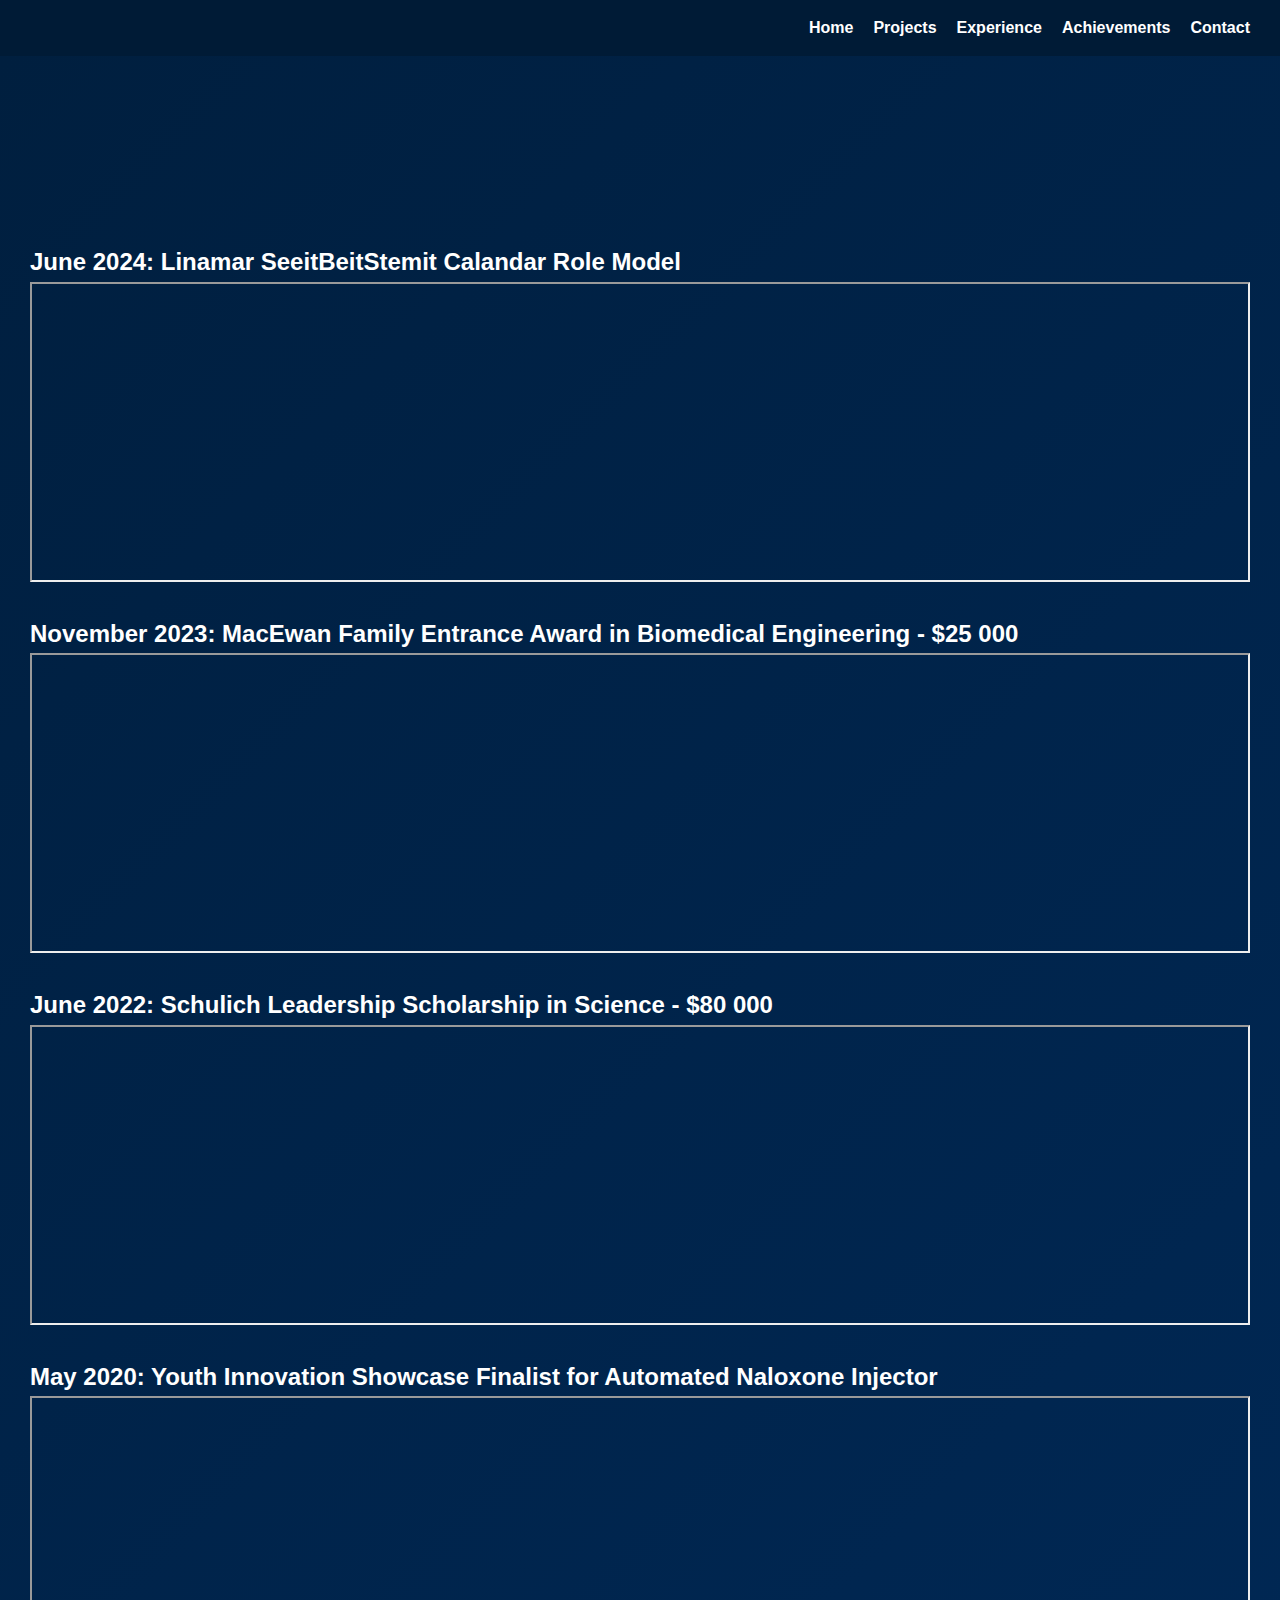
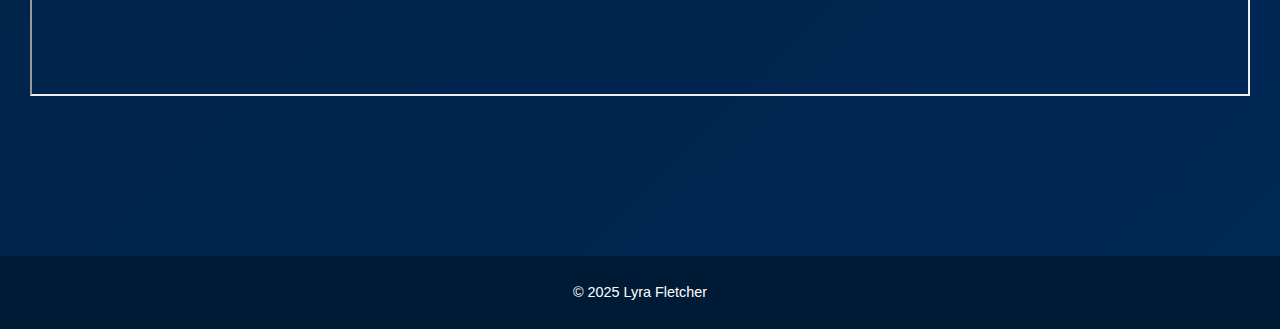
<file: acheivements.html>
<!DOCTYPE html>
<html lang="en">
<head>
    <meta charset="UTF-8">
    <meta name="viewport" content="width=device-width, initial-scale=1.0">
    <title>Portfolio - Achievements</title>
    <link rel="stylesheet" href="styles.css">
</head>
<body>
    <header>
        <nav>
            <ul>
                <li><a href="index.html">Home</a></li>
                <li><a href="projects.html">Projects</a></li>
                <li><a href="experience.html">Experience</a></li>
                <li><a href="acheivements.html">Achievements</a></li>
                <li><a href="contact.html">Contact</a></li>
            </ul>
        </nav>
    </header>
    <main>
        <section class="ach">
            <h1 class="name-slide">Achievments</h1>
            <h2> June 2024: Linamar SeeitBeitStemit Calandar Role Model </h2>
            <iframe src="https://www.seeitbeitstemit.com/get-inspired/meet-lyra-fletcher" width="100%" height="300"></iframe>
            <br><br>
            <h2> November 2023: MacEwan Family Entrance Award in Biomedical Engineering - $25 000 </h2>
            <iframe src="https://bme.ubc.ca/new-ubc-scholarship-the-mcewen-family-entrance-award-represents-the-future-of-biomedical-engineering/" width="100%" height="300"></iframe>
            <br><br>
            <h2> June 2022: Schulich Leadership Scholarship in Science - $80 000 </h2>
            <iframe src="https://give.ubc.ca/news/schulich-scholars-2022/" width="100%" height="300"></iframe>
            <br><br>
            <h2> May 2020: Youth Innovation Showcase Finalist for Automated Naloxone Injector </h2>
            <iframe src="https://www.vicnews.com/news/video-alert-bay-pharmacists-daughter-invents-automated-device-to-prevent-overdose-deaths-72439" width="100%" height="300"></iframe>
            <br><br>
        </section>
    </main>
    <footer>
        <p>&copy; 2025 Lyra Fletcher</p>
    </footer>
</body>
</html>
</file>
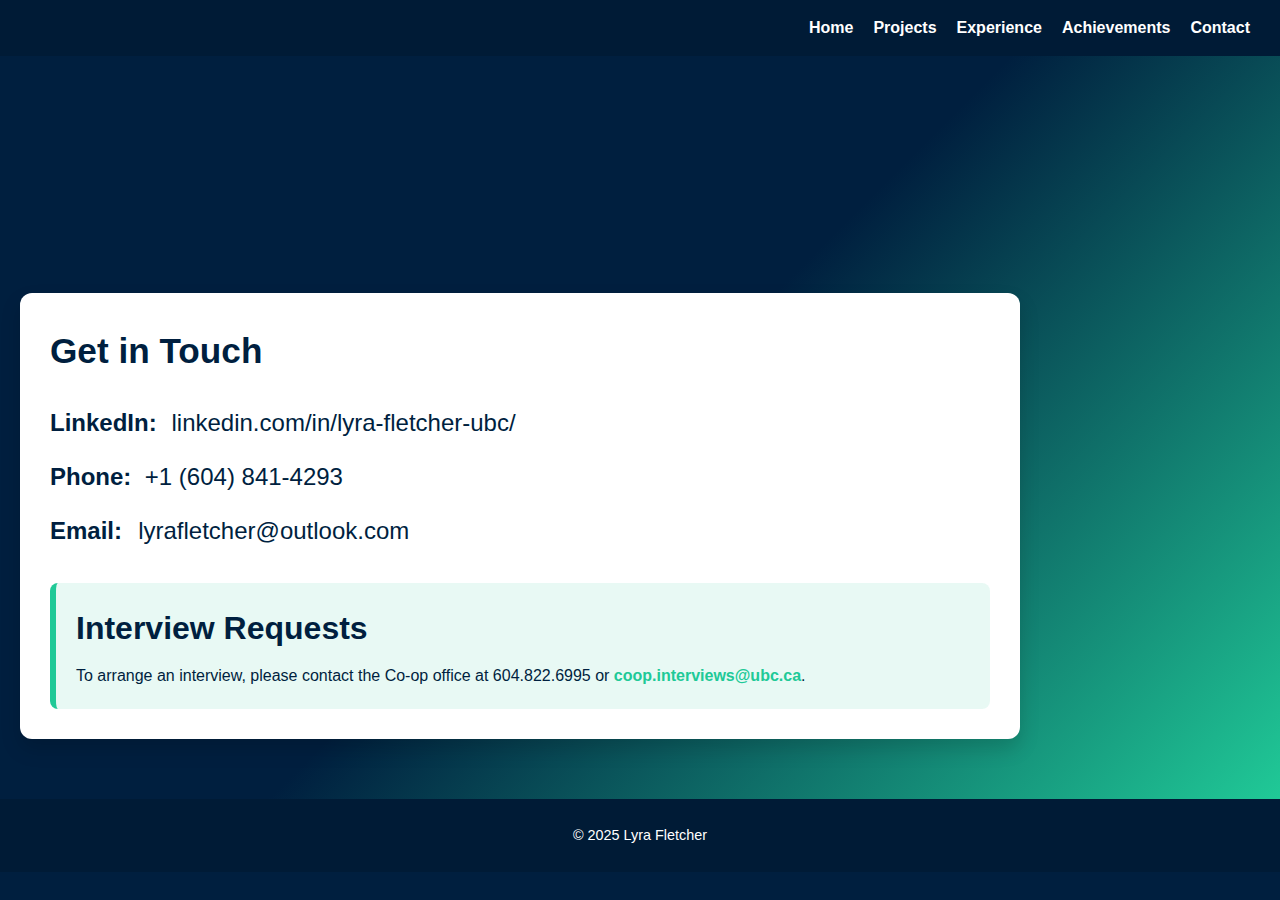
<file: contact.html>
<!DOCTYPE html>
<html lang="en">
<head>
    <meta charset="UTF-8">
    <meta name="viewport" content="width=device-width, initial-scale=1.0">
    <title>Portfolio - Contact</title>
    <link rel="stylesheet" href="styles.css">
</head>
<body>
    <header>
        <nav>
            <ul>
                <li><a href="index.html">Home</a></li>
                <li><a href="projects.html">Projects</a></li>
                <li><a href="experience.html">Experience</a></li>
                <li><a href="acheivements.html">Achievements</a></li>
                <li><a href="contact.html">Contact</a></li>
            </ul>
        </nav>
    </header>
    <main>
        <section class="contact-section">
            <div class="text">
                <h1 class="name-slide">Contact Me</h1>
            </div>
          <div class="contact-card">
            <h1>Get in Touch</h1>

            <div class="contact-details">
              <p>
                <strong>LinkedIn:</strong>&nbsp;&nbsp;&nbsp;&nbsp;&nbsp;&nbsp;&nbsp;
                 <a href="https://www.linkedin.com/in/lyra-fletcher-ubc/" target="_blank" rel="noopener">
                   linkedin.com/in/lyra-fletcher-ubc/</a>
              </p>
              <p>
                <strong>Phone:</strong>&nbsp;&nbsp;&nbsp;
                <a href="tel:+1-604-841-2494">+1 (604) 841-4293</a>
              </p>
              <p>
                <strong>Email:</strong>&nbsp;&nbsp;                <a href="mailto:lyrafletcher@outlook.com">lyrafletcher@outlook.com</a>
              </p>
            </div>

            <div class="interview-note">
              <h2>Interview Requests</h2>
              <p>
              To arrange an interview, please contact the Co-op office at 604.822.6995 or
                <a href="mailto:coop.interviews@ubc.ca">coop.interviews@ubc.ca</a>.
              </p>
            </div>
          </div>
        </section>

    </main>
    <footer>
        <p>&copy; 2025 Lyra Fletcher</p>
    </footer>
</body>
</html>
</file>
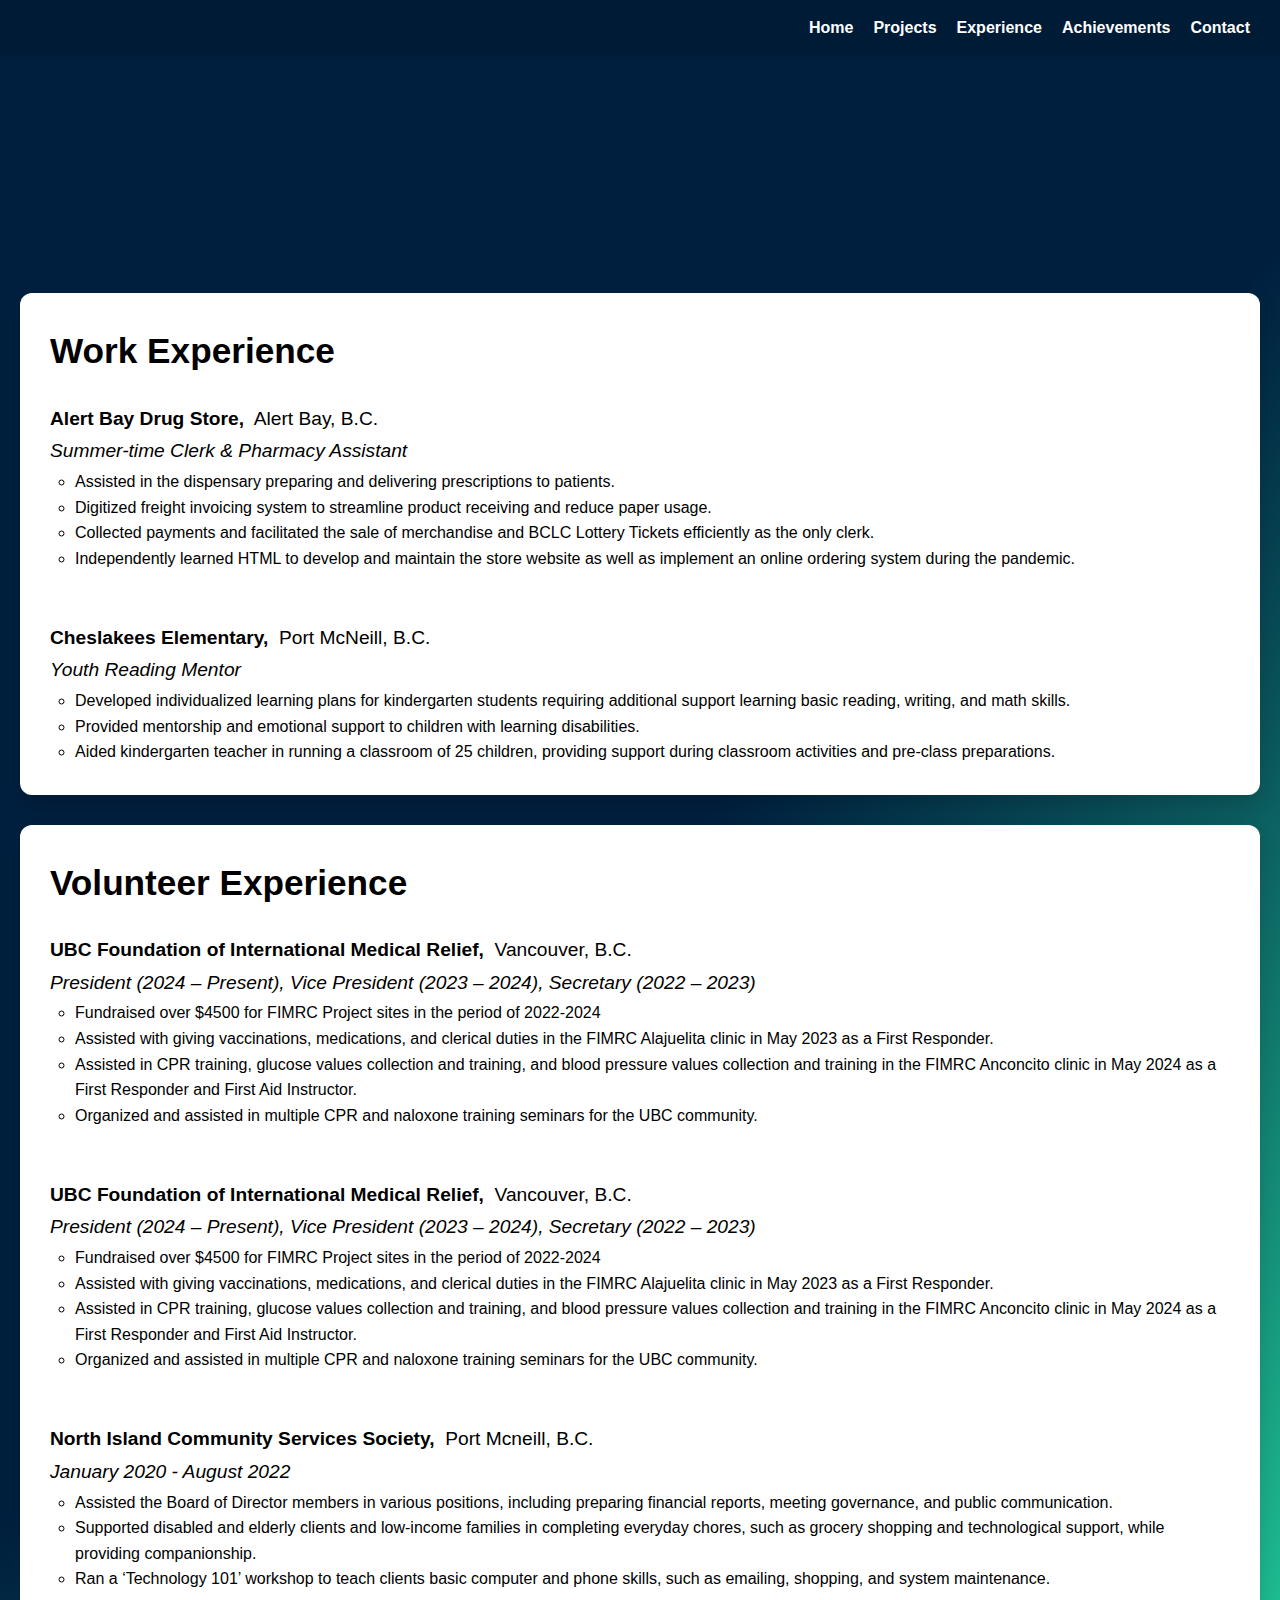
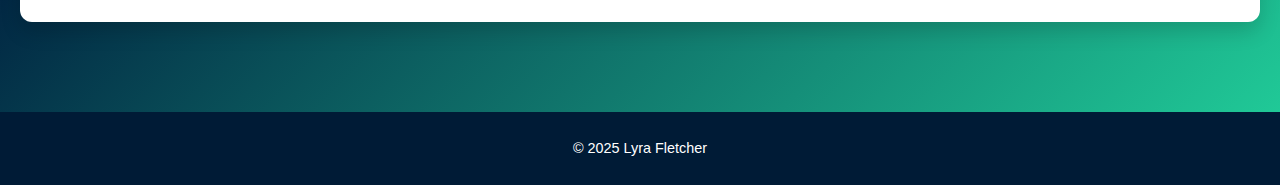
<file: experience.html>
<!DOCTYPE html>
<html lang="en">
<head>
    <meta charset="UTF-8">
    <meta name="viewport" content="width=device-width, initial-scale=1.0">
    <title>Portfolio - Experience</title>
    <link rel="stylesheet" href="styles.css">
</head>
<body>
    <header>
        <nav>
            <ul>
                <li><a href="index.html">Home</a></li>
                <li><a href="projects.html">Projects</a></li>
                <li><a href="experience.html">Experience</a></li>
                <li><a href="acheivements.html">Achievements</a></li>
                <li><a href="contact.html">Contact</a></li>
            </ul>
        </nav>
    </header>
    <main>
        <section class="experience">
            <div class="text">
                <h1 class="name-slide">Experience</h1>
            </div>
          <div class="experience-card">
            <h1>Work Experience</h1>

            <div class="experience-details">
                <p><b>Alert Bay Drug Store,</b>&nbsp; Alert Bay, B.C.</p>
                <p><i>Summer-time Clerk & Pharmacy Assistant</i></p>
                <ul style="list-style-type: circle;">
                  <li>Assisted in the dispensary preparing and delivering prescriptions to patients.</li>
                  <li>Digitized freight invoicing system to streamline product receiving and reduce paper usage.</li>
                  <li>Collected payments and facilitated the sale of merchandise and BCLC Lottery Tickets efficiently as the only clerk.</li>
                  <li>Independently learned HTML to develop and maintain the store website as well as implement an online ordering system during the pandemic.</li>
                  <br><br>
                </ul>
            </div>
            
            <div class="experience-details">
                <p><b>Cheslakees Elementary,</b>&nbsp; Port McNeill, B.C.</p>
                <p><i>Youth Reading Mentor</i></p>
                <ul style="list-style-type: circle;">
                  <li>Developed individualized learning plans for kindergarten students requiring additional support learning basic reading, writing, and math skills.</li>
                  <li>Provided mentorship and emotional support to children with learning disabilities.</li>
                  <li>Aided kindergarten teacher in running a classroom of 25 children, providing support during classroom activities and pre-class preparations.</li>
                </ul>
            </div>

          </div>
          
          <div class="experience-card">
            <h1>Volunteer Experience</h1>

            <div class="experience-details">
                <p><b>UBC Foundation of International Medical Relief,</b>&nbsp; Vancouver, B.C.</p>
                <p><i>President (2024 – Present), Vice President (2023 – 2024), Secretary (2022 – 2023)</i></p>
                <ul style="list-style-type: circle;">
                  <li>Fundraised over $4500 for FIMRC Project sites in the period of 2022-2024</li>
                  <li>Assisted with giving vaccinations, medications, and clerical duties in the FIMRC Alajuelita clinic in May 2023 as a First Responder.</li>
                  <li>Assisted in CPR training, glucose values collection and training, and blood pressure values collection and training in the FIMRC Anconcito clinic in May 2024 as a First Responder and First Aid Instructor.</li>
                  <li>Organized and assisted in multiple CPR and naloxone training seminars for the UBC community.</li>
                  <br><br>
                </ul>
                </div>
            
            <div class="experience-details">
                <p><b>UBC Foundation of International Medical Relief,</b>&nbsp; Vancouver, B.C.</p>
                <p><i>President (2024 – Present), Vice President (2023 – 2024), Secretary (2022 – 2023)</i></p>
                <ul style="list-style-type: circle;">
                  <li>Fundraised over $4500 for FIMRC Project sites in the period of 2022-2024</li>
                  <li>Assisted with giving vaccinations, medications, and clerical duties in the FIMRC Alajuelita clinic in May 2023 as a First Responder.</li>
                  <li>Assisted in CPR training, glucose values collection and training, and blood pressure values collection and training in the FIMRC Anconcito clinic in May 2024 as a First Responder and First Aid Instructor.</li>
                  <li>Organized and assisted in multiple CPR and naloxone training seminars for the UBC community.</li>
                  <br><br>
                </ul>
                </div>
                
                <div class="experience-details">
                    <p><b>North Island Community Services Society,</b>&nbsp; Port Mcneill, B.C.</p>
                    <p><i>January 2020 - August 2022</i></p>
                    <ul style="list-style-type: circle;">
                      <li>Assisted the Board of Director members in various positions, including preparing financial reports, meeting governance, and public communication.</li>
                      <li>Supported disabled and elderly clients and low-income families in completing everyday chores, such as grocery shopping and technological support, while providing companionship.</li>
                      <li>Ran a ‘Technology 101’ workshop to teach clients basic computer and phone skills, such as emailing, shopping, and system maintenance.</li>
                    </ul>
              
            </div>
        </section>

    </main>
    <footer>
        <p>&copy; 2025 Lyra Fletcher</p>
    </footer>
</body>
</html>
</file>
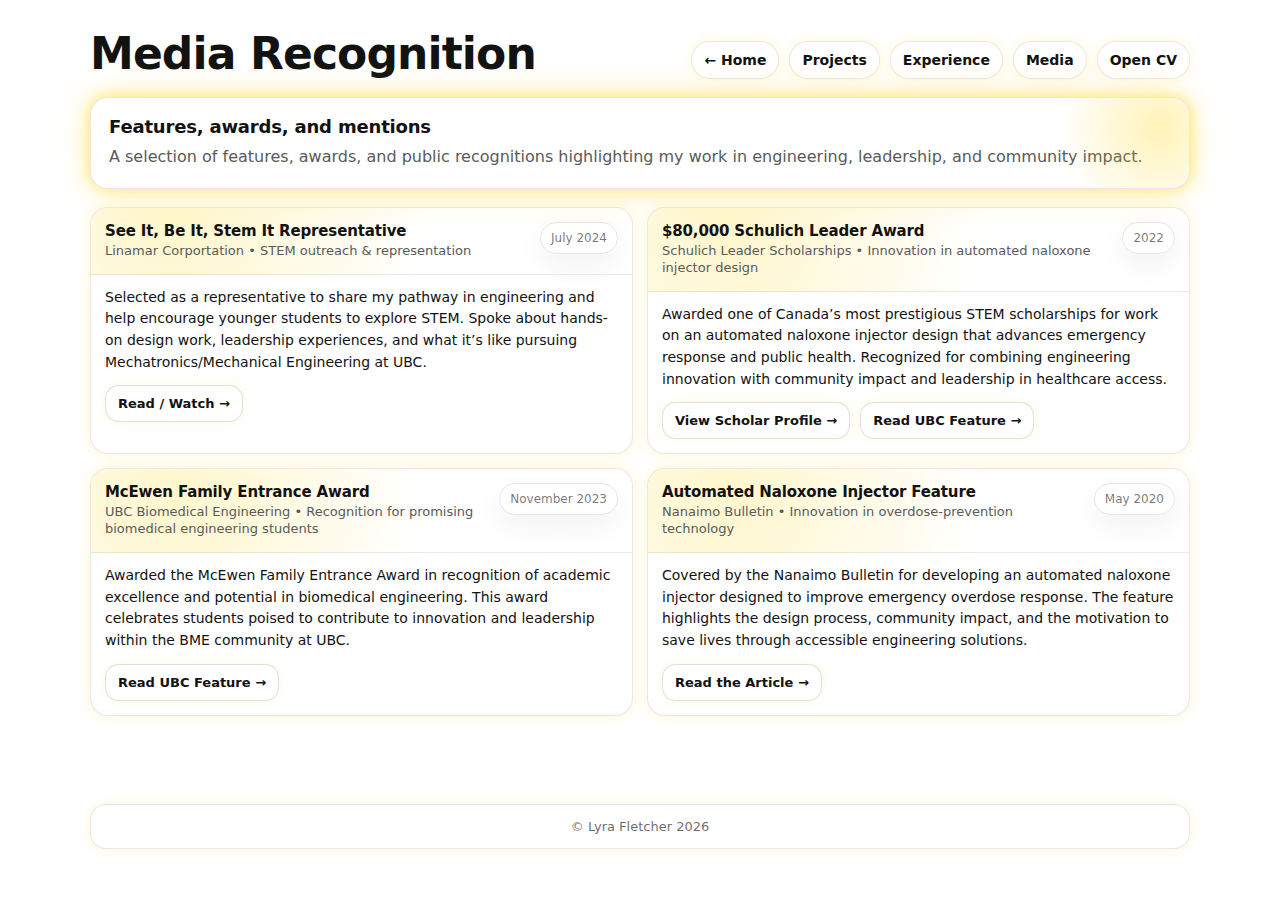
<file: media.html>
<!doctype html>
<html lang="en">
<head>
  <meta charset="utf-8" />
  <meta name="viewport" content="width=device-width, initial-scale=1" />
  <title>Lyra Fletcher | Media Recognition</title>

  <style>
    :root{
      --bg:#fff; --text:#121212; --muted:#5a5a5a;
      --accent:#ffd400; --accentSoft: rgba(255, 212, 0, 0.28);
      --border: rgba(0,0,0,0.09);
      --shadowGlow: 0 0 0.9rem rgba(255, 212, 0, 0.55), 0 0 2.4rem rgba(255, 212, 0, 0.25);
      --shadowSoft: 0 10px 30px rgba(0,0,0,0.06);
      --radius: 18px;
    }
    *{box-sizing:border-box}
    body{
      margin:0; background:var(--bg); color:var(--text);
      font-family: ui-sans-serif, system-ui, -apple-system, Segoe UI, Roboto, Helvetica, Arial;
    }
    .wrap{ width:min(1100px, 92vw); margin:0 auto; padding:28px 0 60px; }

    header{
      display:flex; align-items:flex-end; justify-content:space-between; gap:16px; margin-bottom:18px;
    }
    .name{ margin:0; font-size:clamp(28px,4.5vw,44px); letter-spacing:-0.02em; }
    .toplinks{ display:flex; gap:10px; flex-wrap:wrap; justify-content:flex-end; }
    .pill{
      display:inline-flex; align-items:center; gap:8px;
      padding:10px 12px; border-radius:999px; border:1px solid var(--border);
      text-decoration:none; color:var(--text); background:#fff;
      box-shadow: 0 0 0.7rem rgba(255, 212, 0, 0.18);
      transition: transform .15s ease, box-shadow .15s ease;
      font-weight:600; font-size:14px;
    }
    .pill:hover{ transform:translateY(-1px); box-shadow:var(--shadowGlow); }

    @media (max-width: 860px){
      header{ align-items:flex-start; flex-direction:column; }
      .toplinks{ justify-content:flex-start; }
    }

    .hero{
      border:1px solid var(--border);
      border-radius:var(--radius);
      background:#fff;
      box-shadow: var(--shadowGlow);
      padding:18px;
      position:relative;
      overflow:hidden;
      margin-bottom:18px;
    }
    .hero::before{
      content:"";
      position:absolute;
      inset:-80px -80px auto auto;
      width:220px; height:220px;
      background: radial-gradient(circle, var(--accentSoft), transparent 65%);
      filter: blur(2px);
      pointer-events:none;
    }
    .hero h2{ margin:0 0 8px 0; font-size:18px; letter-spacing:-0.01em; }
    .hero p{ margin:0; color:var(--muted); line-height:1.55; }

    .list{
      display:grid;
      gap:14px;
      grid-template-columns: 1fr 1fr;
    }
    @media (max-width: 900px){ .list{ grid-template-columns: 1fr; } }

    .item{
      border:1px solid var(--border);
      border-radius:var(--radius);
      background:#fff;
      box-shadow: 0 0 0.8rem rgba(255, 212, 0, 0.20);
      overflow:hidden;
      display:flex;
      flex-direction:column;
    }
    .itemTop{
      padding:14px;
      border-bottom:1px solid rgba(0,0,0,0.08);
      background: radial-gradient(circle at 15% 30%, rgba(255, 212, 0, 0.20), transparent 55%), #fff;
      display:flex;
      align-items:flex-start;
      justify-content:space-between;
      gap:12px;
    }
    .title{ margin:0; font-size:15px; letter-spacing:-0.01em; }
    .source{ margin:3px 0 0 0; color:var(--muted); font-size:13px; line-height:1.3; }
    .date{
      font-size:12px;
      color:rgba(0,0,0,0.55);
      border:1px solid rgba(0,0,0,0.10);
      padding:8px 10px;
      border-radius:999px;
      height:fit-content;
      box-shadow: var(--shadowSoft);
      white-space:nowrap;
    }
    .itemBody{ padding:12px 14px 14px; }
    .itemBody p{ margin:0; color:var(--text); line-height:1.55; font-size:14px; }
    .actions{ margin-top:12px; display:flex; gap:10px; flex-wrap:wrap; }
    .linkBtn{
      display:inline-flex;
      align-items:center;
      justify-content:center;
      padding:10px 12px;
      border-radius:14px;
      border:1px solid rgba(0,0,0,0.12);
      background:#fff;
      color:var(--text);
      text-decoration:none;
      font-weight:700;
      box-shadow: 0 0 0.6rem rgba(255, 212, 0, 0.14);
      transition: transform .15s ease, box-shadow .15s ease;
      font-size:13px;
    }
    .linkBtn:hover{ transform: translateY(-1px); box-shadow: var(--shadowGlow); }
    .site-footer{
      width: min(1100px, 92vw);
      margin: 28px auto 0;
      padding: 14px 16px;
      text-align: center;
      color: rgba(0,0,0,0.60);
      font-size: 13px;
      border: 1px solid rgba(0,0,0,0.09);
      border-radius: 16px;
      background: #fff;
      box-shadow: 0 0 0.7rem rgba(255, 212, 0, 0.18);
    }
  </style>
</head>

<body>
  <div class="wrap">
    <header>
      <h1 class="name">Media Recognition</h1>
      <nav class="toplinks" aria-label="Top links">
        <a class="pill" href="index.html">← Home</a>
        <a class="pill" href="main.html">Projects</a>
        <a class="pill" href="experience.html">Experience</a>
        <a class="pill" href="media.html">Media</a>
        <a class="pill" href="./Lyra_Fletcher_CV_2026.pdf" target="_blank" rel="noopener">Open CV</a>
      </nav>
    </header>

    <section class="hero" aria-label="Media intro">
      <h2>Features, awards, and mentions</h2>
      <p>
        A selection of features, awards, and public recognitions highlighting my work in engineering, leadership, and community impact.
      </p>

    </section>

    <section class="list" aria-label="Media cards">

      <article class="item">
        <div class="itemTop">
          <div>
            <h3 class="title">See It, Be It, Stem It Representative</h3>
            <p class="source">Linamar Corportation • STEM outreach & representation</p>
          </div>
          <div class="date">July 2024</div>
        </div>
        <div class="itemBody">
          <p>
          Selected as a representative to share my pathway in engineering and help encourage younger students to explore STEM.
                Spoke about hands-on design work, leadership experiences, and what it’s like pursuing Mechatronics/Mechanical Engineering at UBC.
          </p>
          <div class="actions">
              <a class="linkBtn" href="https://www.seeitbeitstemit.com/2025lyra-fletcher" target="_blank" rel="noopener">
                      Read / Watch →
                    </a>
          </div>
        </div>
      </article>

      <article class="item">
        <div class="itemTop">
          <div>
            <h3 class="title">$80,000 Schulich Leader Award</h3>
            <p class="source">Schulich Leader Scholarships • Innovation in automated naloxone injector design</p>
          </div>
          <div class="date">2022</div>
        </div>
        <div class="itemBody">
          <p>
            Awarded one of Canada’s most prestigious STEM scholarships for work on an automated naloxone injector design that advances emergency response and public health.
            Recognized for combining engineering innovation with community impact and leadership in healthcare access.
          </p>
          <div class="actions">
            <a class="linkBtn" href="https://schulichleaders.com/scholars/lyra-fletcher/" target="_blank" rel="noopener">
              View Scholar Profile →
            </a>
            <a class="linkBtn" href="https://give.ubc.ca/news/schulich-scholars-2022/" target="_blank" rel="noopener">
              Read UBC Feature →
            </a>
          </div>
        </div>
      </article>
      
      <article class="item">
        <div class="itemTop">
          <div>
            <h3 class="title">McEwen Family Entrance Award</h3>
            <p class="source">UBC Biomedical Engineering • Recognition for promising biomedical engineering students</p>
          </div>
          <div class="date">November 2023</div>
        </div>
        <div class="itemBody">
          <p>
            Awarded the McEwen Family Entrance Award in recognition of academic excellence and potential in biomedical engineering.
            This award celebrates students poised to contribute to innovation and leadership within the BME community at UBC.
          </p>
          <div class="actions">
            <a class="linkBtn" href="https://bme.ubc.ca/new-ubc-scholarship-the-mcewen-family-entrance-award-represents-the-future-of-biomedical-engineering/" target="_blank" rel="noopener">
              Read UBC Feature →
            </a>
          </div>
        </div>
      </article>


      <article class="item">
        <div class="itemTop">
          <div>
            <h3 class="title">Automated Naloxone Injector Feature</h3>
            <p class="source">Nanaimo Bulletin • Innovation in overdose-prevention technology</p>
          </div>
          <div class="date">May 2020</div>
        </div>
        <div class="itemBody">
          <p>
            Covered by the Nanaimo Bulletin for developing an automated naloxone injector designed to improve emergency overdose response.
            The feature highlights the design process, community impact, and the motivation to save lives through accessible engineering solutions.
          </p>
          <div class="actions">
            <a class="linkBtn" href="https://nanaimobulletin.com/2020/06/12/video-alert-bay-pharmacists-daughter-invents-automated-device-to-prevent-overdose-deaths/" target="_blank" rel="noopener">
              Read the Article →
            </a>
          </div>
        </div>
      </article>
      
      
    </section>
  </div>
  <footer class="site-footer">© Lyra Fletcher 2026</footer>
</body>
</html>
</file>
<file: styles.css>
/* General Reset */
* {
    margin: 0;
    padding: 0;
    box-sizing: border-box;
}

/* Body Styling */
body {
    font-family: 'Poppins', sans-serif;
    color: #ffffff; /* White text */
    background-color: #001f3f; /* Navy blue background */
    margin: 0;
    padding: 0;
    line-height: 1.6;
}

/* Header */
header {
    background-color: #001b36; /* Same navy background */
    color: #ffffff; /* White text */
    padding: 15px 20px;
}

header nav ul {
    display: flex;
    justify-content: flex-end;
    list-style: none;
}

header nav ul li {
    margin: 0 10px;
}

header nav ul li a {
    color: #ffffff; /* White text for links */
    text-decoration: none;
    font-weight: bold;
    transition: color 0.3s;
}

header nav ul li a:hover {
    color: #94d2bd; /* Accent teal on hover */
}





/* Opening Section */
.opening {
    padding: 30px;
    display: flex;
    text-align: center;
    justify-content: space-between; /* Space between text and image */
    height: 100vh;
    background: linear-gradient(135deg, #001f3f, #002855); /* Navy gradient */
    color: #ffffff; /* White text */
}

.opening .text {
    flex: 1;
    padding: 10px;
    text-align: left;
}

.opening .text h1 {
    font-size: 6rem;
    margin-bottom: 0.25rem;
}

.opening .text h2 {
    font-size: 2rem;
    margin-bottom: 0.15rem;
}

.opening .text p {
    font-size: 1.5rem;
    margin-bottom: 1rem;
}


.second-line {
    display: inline-block;
    margin-top: 20px; /* Adds 30px of space above the second paragraph */
}
.third-line {
    display: inline-block;
    margin-bottom: 20px; /* Adds 30px of space above the second paragraph */
}

/* Button Section (below text) */
.opening .text .button-container {
    display: flex;
    justify-content: left; /* Center the button horizontally */
    width: 100%; /* Full width to allow centering */
    margin-top: 30px; /* Optional, adjust space from text */
}

/* Style for the button */
.opening .cta-btn {
    display: inline-block;
    background: #ffffff; /* White button background */
    color: #001f3f; /* Navy blue text for the button */
    padding: 5px 20px;
    font-size: 2rem;
    font-weight: bold;
    border-radius: 10px;
    text-decoration: none;
    text-align: center; /* Center the button horizontally */
    transition: background 0.3s;
    margin-right: 30px;
}

/* Hover effect for the button */
.opening .cta-btn:hover {
    background: #94d2bd; /* Teal hover effect */
    color: #001f3f;
}

/* Image Section */
.opening .image {
    flex: 1;
    display: flex; /* Ensures proper centering of the image */
    justify-content: center;
    align-items: center;
    margin: 10px 30px 30px 30px;
    width: 30%; /* Width relative to the screen */
    aspect-ratio: 3 / 2; /* Makes the container naturally oval-shaped */
    border-radius: 50%; /* Creates an oval */
    overflow: hidden; /* Ensures the image fits inside the container */
    box-shadow: 15px 15px 30px 2px rgba(148, 210, 189, 0.7); /* Teal shadow */
    background: url('150 BTS 2025 STEM Calendar.jpg') no-repeat center center;
    background-size: cover; /* Ensures the image fills the container without distortion */
}

/* Footer */
footer {
        background: #001b36; /* navy background */
        color: #ffffff; /* White text */
        text-align: center; /* Center the text */
        padding: 20px 0px; /* Add padding to top and bottom */
        font-size: 0.9rem;
        width: 100%; /* Ensure it takes up the full width of the page */
        margin: 0; /* Remove any default margin */
        position: relative; /* Ensures it stays in regular flow */
}

footer p {
    text-align: center;
    margin: 0; /* Ensures no extra margin around the text */
    padding: 5px 5px; /* Add padding to top and bottom */
}

/* Responsive Adjustments */
@media (max-width: 768px) {
    .opening .text, .about, .about .statement {
        flex-direction: column; /* Stacks text and image vertically */
    }

    .opening .text, .about{
        width: 100%; /* Adjust to full width */
        height: auto; /* Scale height proportionally */
    }

    .opening .image {
        width: 40%; /* Slightly smaller width for smaller screens */
        aspect-ratio: 1 / 1; /* Adjust aspect ratio for smaller devices */
    }
}

@media (max-width: 480px) {
    .opening .image {
        width: 50%; /* Further reduce the size on very small screens */
        aspect-ratio: 1 / 1; /* Square shape for smaller screens */
    }
}

.custom-highlight {
    background-color: rgba(148, 210, 189, 0.7); /* Teal color */
    color: white; /* Navy text */
    padding: 2px; /* Optional: Add some padding */
    border-radius: 4px; /* Optional: Rounded corners */
}

/* Name slide-in animation */
.name-slide {
    font-size: 4rem; /* Adjust size as needed */
    font-weight: bold;
    opacity: 0; /* Start invisible */
    transform: translateX(-100%); /* Start off-screen to the left */
    animation: slide-in 1s ease-out forwards; /* Slide in smoothly */
}

/* Keyframes for sliding animation */
@keyframes slide-in {
    0% {
        opacity: 0;
        transform: translateX(-100%); /* Off-screen */
    }
    50% {
        opacity: 1;
    }
    100% {
        opacity: 1;
        transform: translateX(0); /* Fully visible */
    }
}






/* About Section */
.about {
    position: relative:
    padding: 10px;
    display: flex;
    justify-content: space-between; /* Space between text and image */
    height: 50vh;
    background: #00264e;
    color: white; /* navy text */
}

/* Button Section (below text) */
.about .border-container {
    width: 100%; /* Full width to allow centering */
    margin: 10px; /* Optional, adjust space from text */
    outline: 5px solid white;
    border-radius: 10px;
    box-shadow: 0px 0px 30px 5px rgba(255, 255, 255, 0.8); /* Teal shadow */
}

.about h1 {
    font-size: 4rem;
    margin-left: 1rem;
    margin-bottom: 0.1rem;
    color: rgba(148, 210, 189, 0.85);
    width: 100%;
}

.about h2 {
    font-size: 2.5rem;
    margin-bottom: 0.1rem;
    color: #94d2bd;
    width: 100%;
}

.about p {
    font-size: 1.5rem;
    margin-bottom: 0.15rem;
    color: white;

}

.about .statement {
    text-align: center; /* Centers the paragraph */
    margin-top: 20px; /* Adds space between the heading and the paragraph */
    
}

mark.teal {
    color:#94d2bd;
    background: none;
}




/* Achievement Section */
.ach {
    position: relative:
    text-align: left;
    padding: 30px;
    justify-content: space-between; /* Space between text and image */
    height: 200vh;
    background: linear-gradient(135deg, #001f3f, #002855); /* Navy gradient */
    color: #ffffff; /* White text */
}

.ach h1 {
    font-size: 6rem;
    margin-bottom: 0.25rem;
}

ach h2 {
    font-size: 3rem;
    margin-bottom: 3rem;
}

.ach p {
    font-size: 1.5rem;
    margin-bottom: 1rem;
}







/* Project Section */
.proj {
    display: flex;
    gap: 0px;
    justify-content: space-between; /* Space between text and image */
    height: 65vh;
    background: #001f3f ; /* Navy gradient */
    color: #ffffff; /* White text */
    flex-wrap: wrap;
    margin-left: 30px;
    margin-right: 30px;
}

.proj h1 {
    font-size: 6rem;
    margin-bottom: 0.25rem;
}

.proj h2 {
    font-size: 3rem;
    margin-bottom: 3rem;
}

.proj p {
    font-size: 1.5rem;
    margin-bottom: 1rem;
}

.project-item {
    position: relative;
    width: 48%; /* Makes each photo take up half the width of the container */
    height: 500px; /* Adjust height as needed */
    overflow: hidden;
    border-radius: 8px; /* Optional: to add rounded corners */
    transition: transform 0.3s ease; /* Optional smooth transition */
}

.project-item img {
    width: 100%;
    height: 100%;
    object-fit: cover; /* Ensures images cover the space without distorting */
    opacity: 0.7; /* Slightly dim the image initially */
    transition: transform 0.3s ease, opacity 0.3s ease; /* Smooth transition for hover effects */
}

.project-item .overlay {
    position: absolute;
    top: 0;
    left: 0;
    width: 100%;
    height: 100%;
    background-color: rgba(0, 0, 0, 0.5); /* Dark overlay */
    opacity: 0.7; /* Makes the title legible even when the image is dimmed */
    display: flex;
    justify-content: center;
    align-items: center;
    transition: opacity 0.3s ease;
}

.project-item:hover img {
    transform: scale(1.1); /* Image zoom on hover */
    opacity: 1; /* Remove dimming effect on hover */
}

.project-item:hover .overlay {
    opacity: 1; /* Full visibility of overlay when hovering */
}

.project-item h2 {
    color: white;
    font-size: 30px;
    text-align: center;
    margin: 0;
    transition: opacity 0.3s ease;
}

.project-item a {
    text-decoration: none; /* Remove default link styling */
}

/* Media query for responsive layout */
@media (max-width: 768px) {
    .proj {
        flex-direction: column; /* Stacks the items vertically on smaller screens */
    }

    .project-item {
        width: 100%; /* Makes each item take up full width on small screens */
    }
}


\/* Opening Section Proj */
.openingp {
    position: relative:
    text-align: left;
    padding: 15px;
    justify-content: space-between; /* Space between text and image */
    height: auto;
    background: linear-gradient(135deg, #001f3f, #002855); /* Navy gradient */
    color: #ffffff; /* White text */
}

.openingp h1 {
    margin-left: 25px;
    text-align: left;
    font-size: 6rem;
    margin-bottom: 0.25rem;
}

/* Design Team Projects */
.design-team {
    padding: 30px;
    text-align: center;
    flex-direction: column;
    height: 135vh;
    background: linear-gradient(135deg, #001f3f, #002855); /* Navy gradient */
    color: #ffffff; /* White text */
}

.design-team h1 {
    font-size: 4.5rem;
    margin-bottom: 0.25rem;
}

.design-team h2 {
    font-size: 2rem;
    margin-bottom: 0.15rem;
}

.design-team p {
    font-size: 1.5rem;
    margin-bottom: 1rem;
}

.design-team .dtcontainer {
    width: 100%; /* Full width to allow centering */
    margin: 10px auto; /* Optional, adjust space from text */
    box-shadow: 0px 0px 30px 15px rgba(148, 210, 189, 0.7);
}

.text-box {
    background-color: rgba(148, 210, 189, 0.3);; /* teal background for the text box */
    color: white; /* Dark text color for readability */
    padding: 15px;
    border-radius: 5px; /* Rounded corners */
    box-shadow: 0 4px 6px rgba(0, 0, 0, 0.1); /* Subtle shadow for depth */
    max-width: 1300px; /* Limit the width of the text box */
    text-align: left;
    margin: 20px auto 10px;
}

.design-team .text-box h2 {
    font-size: 2rem;
    margin-bottom: 0px;
    color: white;
    text-align: center;
}

.design-team .text-box p {
    font-size: 1rem;
    margin-bottom: 0.5rem;
}

.teal-link {
    color: white; /* Initial text color navy */
    text-decoration: none; /* Remove underline */
    transition: color 0.3s ease; /* Smooth color transition */
}

.teal-link:hover {
    color: #94d2bd; /* Teal color on hover */
    text-decoration: underline; /* Optional: add underline on hover */
}

/*****************************************
 PROJECT PHOTOS / CARDS
******************************************/
.project-photos {
  display: grid;
  /* Each card is at least 250px wide and will wrap as needed */
  grid-template-columns: repeat(auto-fill, minmax(250px, 1fr));
  gap: 10px;
  padding: 20px; /* Add padding to create extra space at the edges */
}

.photo-card {
  background-color: #ffffff;
  border-radius: 10px;
  overflow: hidden;
  box-shadow: 0 2px 6px rgba(0,0,0,0.2);
  color: #001f3f;
  transition: transform 0.3s ease;
  cursor: pointer; /* So it looks clickable */
  position: relative;
  margin-bottom: 20px;
  margin-top: 20px;
}

.photo-card:hover {
  transform: translateY(-5px);
}

.photo-card img {
  width: 100%;
  height: 180px;
  object-fit: cover;
  display: block;
}

.photo-info {
  padding: 15px;
}

.photo-info h3 {
  margin-bottom: 0.5rem;
}

.photo-info p {
  margin-bottom: 1rem;
}

.expand-btn {
  background-color: #20c997;
  color: #ffffff;
  border: none;
  padding: 0.5rem 1rem;
  border-radius: 6px;
  cursor: pointer;
  font-size: 1rem;
  transition: background-color 0.3s;
}

.expand-btn:hover {
  background-color: #17a287;
}

/*****************************************
  MODAL STYLES
******************************************/
.modal {
  display: none;              /* Hidden by default */
  position: fixed;            /* Stay in place */
  z-index: 9999;             /* Sit on top */
  left: 0;
  top: 0;
  width: 100%;
  height: 100%;
  overflow: auto;             /* Enable scroll if needed */
  background-color: rgba(0, 0, 0, 0.6); /* Black w/ opacity */
  justify-content: center;
  align-items: center;
}

.modal-content {
  background-color: #ffffff;
  margin: 5% auto;            /* 5% from the top, 0 auto horizontally */
  border-radius: 10px;
  max-width: 700px;           /* Could be smaller or bigger */
  padding: 20px;
  position: relative;
  box-shadow: 0 2px 10px rgba(0,0,0,0.3);
}

.modal-content h2 {
  color: #001f3f;
  margin-bottom: 1rem;
}

.modal-content p {
  color: #333;
  margin-bottom: 1rem;
}

.modal-images {
  display: flex;
  gap: 10px;
  flex-wrap: wrap;
  margin-top: 1rem;
}

.modal-images img {
  width: 48%; /* Two images per row if possible */
  border-radius: 6px;
  object-fit: cover;
}

/* Close Button */
.close {
  position: absolute;
  top: 15px;
  right: 20px;
  color: #333;
  font-size: 2rem;
  font-weight: bold;
  cursor: pointer;
  transition: color 0.3s;
}

.close:hover {
  color: #999;
}

/* Personal Projects */
.personal-project {
    padding: 30px;
    text-align: center;
    flex-direction: column;
    height: 120vh;
    background: linear-gradient(135deg, #001f3f, #002855); /* Navy gradient */
    color: #ffffff; /* White text */
}

.personal-project h1 {
    font-size: 4.5rem;
    margin-bottom: 0.25rem;
}

.personal-project h2 {
    font-size: 2rem;
    margin-bottom: 0.15rem;
}

.personal-project p {
    font-size: 1.5rem;
    margin-bottom: 1rem;
}

.personal-project .ppcontainer {
    width: 100%; /* Full width to allow centering */
    margin: 10px auto; /* Optional, adjust spacing from text */
    box-shadow: 0px 0px 30px 15px rgba(148, 210, 189, 0.7);
}

.text-box {
    background-color: rgba(148, 210, 189, 0.3); /* Teal background for the text box */
    color: white;        /* White text for readability */
    padding: 15px;
    border-radius: 5px;  /* Rounded corners */
    box-shadow: 0 4px 6px rgba(0, 0, 0, 0.1); /* Subtle shadow for depth */
    max-width: 1300px;   /* Limit the width of the text box */
    text-align: left;
    margin: 20px auto 10px;
}

.personal-project .text-box h2 {
    font-size: 2rem;
    margin-bottom: 0px;
    color: white;
    text-align: center;
}

.personal-project .text-box p {
    font-size: 1rem;
    margin-bottom: 0.5rem;
}

.teal-link {
    color: white;               /* Initial text color */
    text-decoration: none;      /* Remove underline */
    transition: color 0.3s ease;/* Smooth color transition */
}

.teal-link:hover {
    color: #94d2bd;             /* Teal color on hover */
    text-decoration: underline; /* Optional: add underline on hover */
}

/*****************************************
 PROJECT PHOTOS / CARDS
******************************************/
.project-photos {
  display: grid;
  /* Each card is at least 250px wide and will wrap as needed */
  grid-template-columns: repeat(auto-fill, minmax(250px, 1fr));
  gap: 10px;
  padding: 20px; /* Extra space at the edges */
}

.photo-card {
  background-color: #ffffff;
  border-radius: 10px;
  overflow: hidden;
  box-shadow: 0 2px 6px rgba(0,0,0,0.2);
  color: #001f3f;
  transition: transform 0.3s ease;
  cursor: pointer; /* So it looks clickable */
  position: relative;
  margin-bottom: 20px;
  margin-top: 20px;
}

.photo-card:hover {
  transform: translateY(-5px);
}

.photo-card img {
  width: 100%;
  height: 180px;
  object-fit: cover;
  display: block;
}

.photo-info {
  padding: 15px;
}

.photo-info h3 {
  margin-bottom: 0.5rem;
}

.photo-info p {
  margin-bottom: 1rem;
}

.expand-btn {
  background-color: #20c997;
  color: #ffffff;
  border: none;
  padding: 0.5rem 1rem;
  border-radius: 6px;
  cursor: pointer;
  font-size: 1rem;
  transition: background-color 0.3s;
}

.expand-btn:hover {
  background-color: #17a287;
}

/*****************************************
  MODAL STYLES
******************************************/
.modal {
  display: none;              /* Hidden by default */
  position: fixed;            /* Stay in place */
  z-index: 9999;             /* Sit on top */
  left: 0;
  top: 0;
  width: 100%;
  height: 100%;
  overflow: auto;             /* Enable scroll if needed */
  background-color: rgba(0, 0, 0, 0.6); /* Black w/ opacity */
  justify-content: center;
  align-items: center;
}

.modal-content {
  background-color: #ffffff;
  margin: 5% auto;            /* 5% from the top, 0 auto horizontally */
  border-radius: 10px;
  max-width: 700px;           /* Could be smaller or bigger */
  padding: 20px;
  position: relative;
  box-shadow: 0 2px 10px rgba(0,0,0,0.3);
}

.modal-content h2 {
  color: #001f3f;
  margin-bottom: 1rem;
}

.modal-content p {
  color: #333;
  margin-bottom: 1rem;
}

.modal-images {
  display: flex;
  gap: 10px;
  flex-wrap: wrap;
  margin-top: 1rem;
}

.modal-images img {
  width: 48%;
}
               
            /*****************************************
                 CONTACT SECTION (Add at the end)
               ******************************************/


                .contact-section {
                background: linear-gradient(135deg, #001f3f 50%, #20c997 100%);
                 color: #fff;
                 justify-content: center;
                 align-items: center;
                 padding: 60px 20px;
               }
.contact-section .text {
    flex: 1;
    padding: 10px;
    text-align: left;
}

.contact-section .text h1 {
    font-size: 6rem;
    margin-bottom: 0.25rem;
}

               .contact-card {
                 background-color: #ffffff;
                 color: #001f3f; /* Navy text */
                 max-width: 1000px;
                 width: 100%;
                 padding: 30px;
                 border-radius: 12px;
                 box-shadow: 0 10px 20px rgba(0, 0, 0, 0.15);
                 text-align: left;
               }

               .contact-card h1 {
                 font-size: 2.2rem;
                 margin-bottom: 1.5rem;
               }

               /* Contact Details */
               .contact-details p {
                 margin-bottom: 1rem;
                 font-size: 1.5rem;
                 display: flex;
                 justify-content: left;
               }

               .contact-details strong {
                 width: 70px;
                 min-width: 70px;
               }

               .contact-details a {
                 color: #001f3f; /* Navy for links */
                 text-decoration: none;
                 margin-left: 0.3rem;
                 transition: color 0.3s ease;
               }

               .contact-details a:hover {
                 color: #20c997; /* Teal hover */
                 text-decoration: underline;
               }

               /* Special Note / Interview Section */
               .interview-note {
                 margin-top: 2rem;
                 background-color: rgba(32, 201, 151, 0.1); /* Light teal overlay */
                 padding: 20px;
                 border-left: 6px solid #20c997;
                 border-radius: 8px;
                 text-align: left;
               }

               .interview-note h2 {
                 margin-bottom: 0.5rem;
                 font-size: 2rem;
                 color: #001f3f;
               }

               .interview-note p {
                 line-height: 1.7;
               }

               .interview-note a {
                 color: #20c997;
                 text-decoration: none;
                 font-weight: bold;
               }

               .interview-note a:hover {
                 text-decoration: underline;
               }


.content {
    padding: 20px;
}

.popup {
    display: none; /* Hidden by default */
    position: fixed;
    z-index: 1;
    left: 0;
    top: 0;
    width: 100%;
    height: 100%;
    background-color: rgba(0, 0, 0, 0.4); /* Semi-transparent background */
    align-items: center;
    justify-content: center;
    color: black;
    
}

.popup-content {
    background-color: white;
    padding: 20px;
    border-radius: 5px;
    text-align: center;
    max-width: 80%;
    margin: 0 auto;
    position: relative;
    outline: 5px solid #20c997;
    border-radius: 10px;
}

.close-btn {
    color: #aaa;
    font-size: 40px;
    font-weight: bold;
    position: absolute;
    top: 10px;
    right: 20px;
    cursor: pointer;
}

.close-btn:hover,
.close-btn:focus {
    color: black;
}

/*****************************************
     Experience (Add at the end)
   ******************************************/

    .experience {
     background: linear-gradient(135deg, #001f3f 50%, #20c997 100%);
     color: #fff;
     justify-content: center;
     align-items: center;
     padding: 60px 20px;
   }
    .experience .text {
    flex: 1;
    padding: 10px;
    text-align: left;
    }

    .experience .text h1 {
    font-size: 6rem;
    margin-bottom: 0.25rem;
    }

   .experience-card {
     margin-bottom: 30px;
     background-color: #ffffff;
     color: black; /* Navy text */
     max-width: 1400px;
     width: 100%;
     padding: 30px;
     border-radius: 12px;
     box-shadow: 0 10px 20px rgba(0, 0, 0, 0.15);
     text-align: left;
   }

   .experience-card h1 {
     font-size: 2.2rem;
     margin-bottom: 1.5rem;
   }

    /* Experience Details */
    .experience-details h1 {
      font-size: 1.2rem;
      margin-bottom: 1px;
    }

    .experience-details p {
      margin-bottom: 2px;
      font-size: 1.2rem;
      display: flex;
      justify-content: left;
    }

    .experience-details ul {
      margin-left: 25px;
      font-size: 1rem;
    }
</file>
